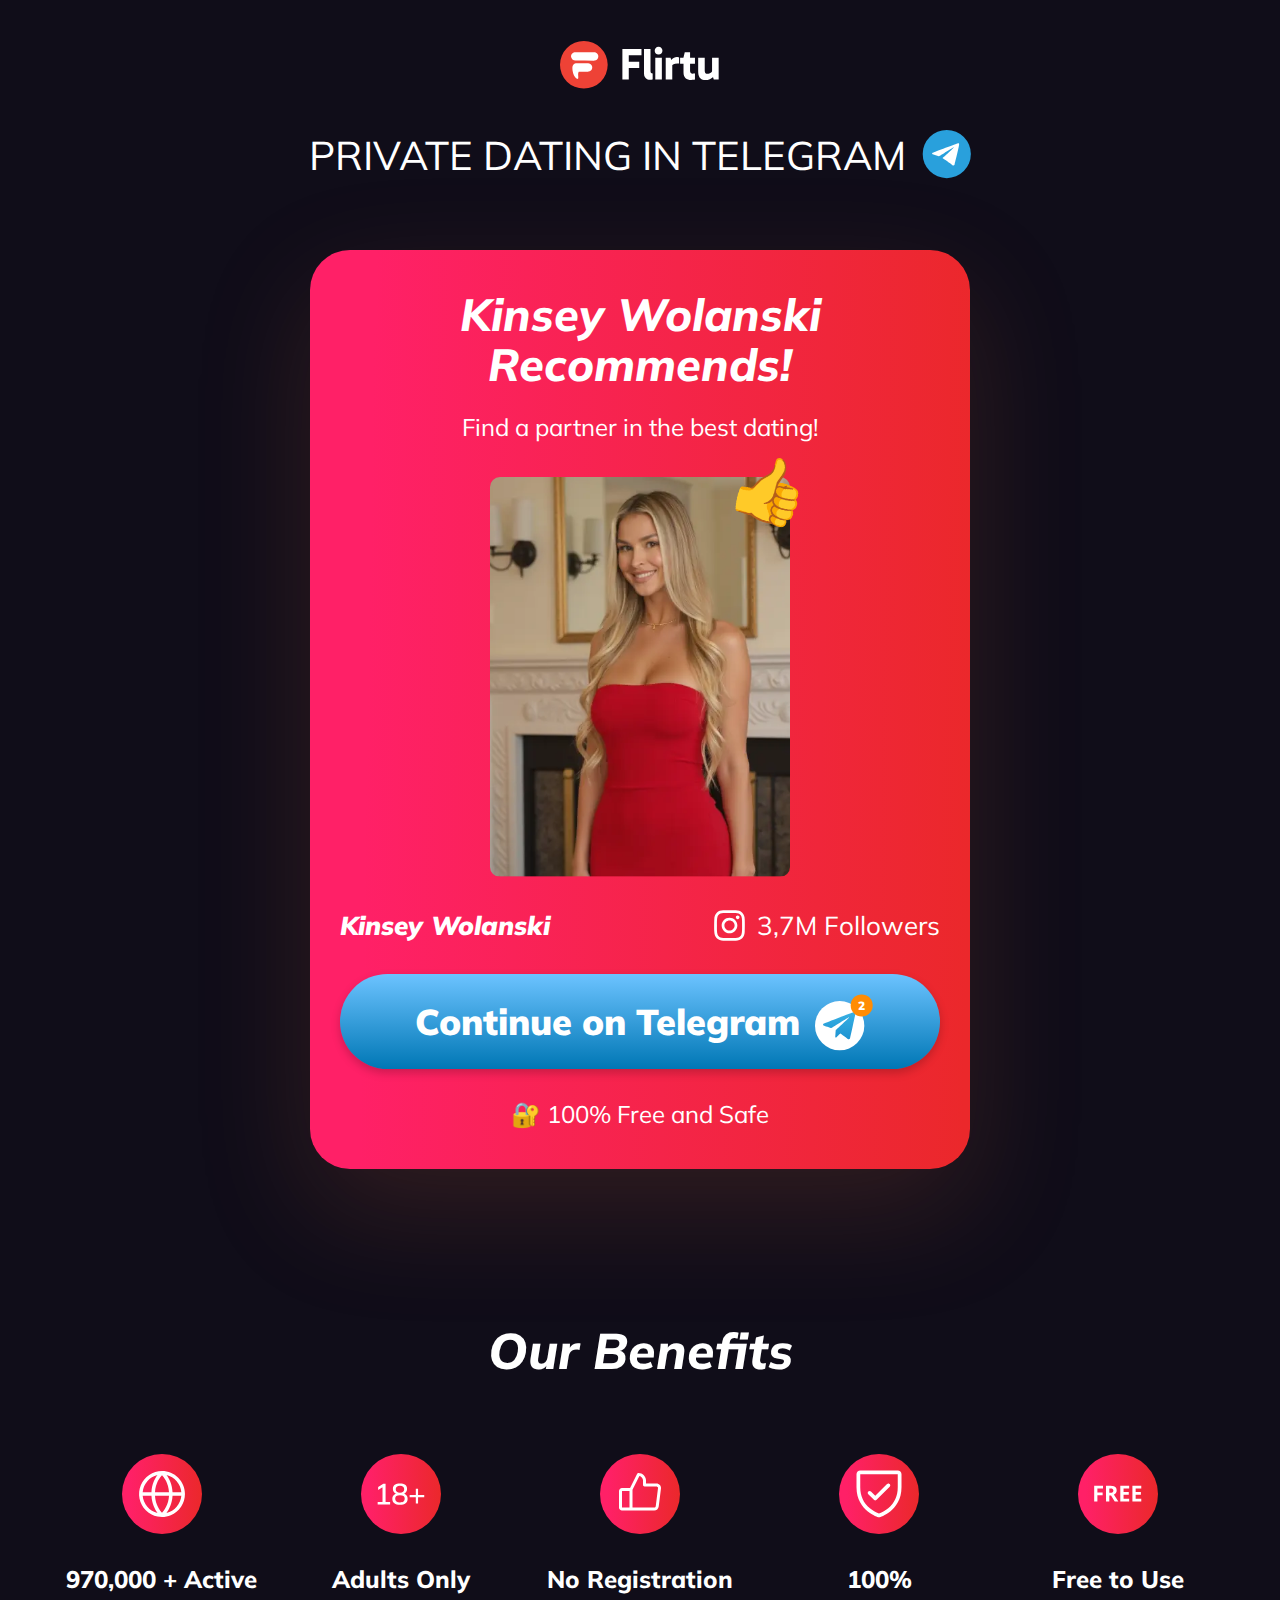
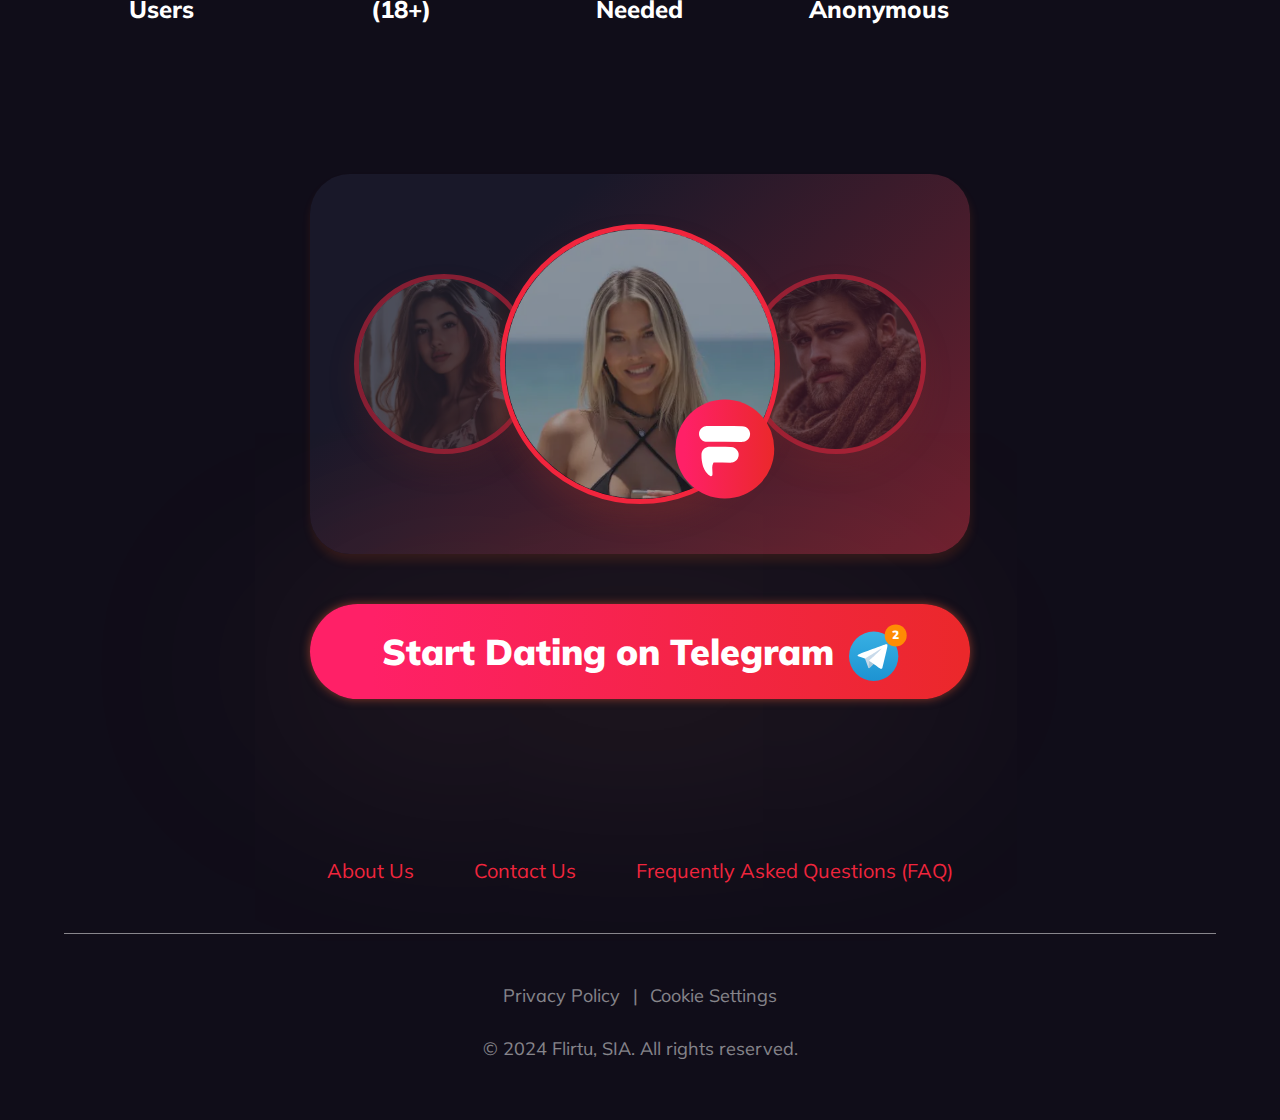
<file: app/index.html>
<!DOCTYPE html>
<html lang="en">
<head>
	<meta charset="utf-8">
    <meta name="viewport" content="width=device-width, initial-scale=1">
	<meta http-equiv="X-UA-Compatible" content="ie=edge">
	<meta name="description" content="Dating on Telegram">
	<meta name="keywords" content="Flirtu Dating Telegram">
	<title>Flirtu - Safe Dating in Telegram </title>
	<link rel="preconnect" href="https://fonts.googleapis.com">
<link rel="preconnect" href="https://fonts.gstatic.com" crossorigin>
<link href="https://fonts.googleapis.com/css2?family=Manrope:wght@200..800&family=Montserrat:ital,wght@0,100..900;1,100..900&family=Mulish:ital,wght@0,200..1000;1,200..1000&display=swap" rel="stylesheet">
	<link rel="stylesheet" href="css/style.min.css">
</head>
<body>

<!-- start header -->
<header class="header">
	<div class="container">

		<div class="logo">
			<a href="">
				<img src="img/logo.svg" alt="flirtu logo" loading="lazy">
			</a>
		</div>

		<div class="header__title">
			PRIVATE DATING in Telegram 
			<img src="img/telegram.svg" alt="telegram icon" loading="lazy">
		</div>
	</div>
</header>
<!-- end header -->

<!-- start main screen -->
<section class="main-screen">
	<div class="container">
		<div class="main-screen__content">

			<div class="main-screen__title">
				Kinsey Wolanski Recommends!
			</div>

			<div class="main-screen__sub-title">
				Find a partner in the best dating!
			</div>

			<div class="photo-wrapper">
				<img src="img/photo.webp" alt="influencer photo" loading="lazy">
				<div class="like">
					👍
				</div>
			</div>

			<div class="main-screen__info">

				<div class="influencer__name">
					Kinsey Wolanski
				</div>

				<div class="followers">
					<img src="img/instagram.svg" alt="instagram icon" loading="lazy">
					3,7M Followers
					
				</div>				
			</div>

			<a href="" class="button">
					Continue on Telegram
					<div class="button__icon">
						<img src="img/tg-white.svg" alt="telegram icon" loading="lazy">
						<div class="button__icon-num">2</div>						
					</div>				
				</a>

			<div class="main-screen__footer">
				🔐 100% Free and Safe
			</div>

		</div>
	</div>
</section>
<!-- end main screen -->

<!-- start benefits section -->
<section class="benefits section">
	<div class="container">

		<h2 class="h2">
			Our Benefits
		</h2>

		<div class="benefits__list">

			<div class="benefits__item">
				<div class="benefits__icon-wrapper">
					<img src="img/icon1.svg" alt="icon" loading="lazy">
				</div>
				<div class="benefits__title">
					970,000 + Active Users
				</div>
			</div>

			<div class="benefits__item">
				<div class="benefits__icon-wrapper">
					<img src="img/icon2.svg" alt="icon" loading="lazy">
				</div>
				<div class="benefits__title">
					Adults Only (18+)
				</div>
			</div>

			<div class="benefits__item">
				<div class="benefits__icon-wrapper">
					<img src="img/icon3.svg" alt="icon" loading="lazy">
				</div>
				<div class="benefits__title">
					No Registration Needed
				</div>
			</div>

			<div class="benefits__item">
				<div class="benefits__icon-wrapper">
					<img src="img/icon4.svg" alt="icon" loading="lazy">
				</div>
				<div class="benefits__title">
					100% Anonymous
				</div>
			</div>

			<div class="benefits__item">
				<div class="benefits__icon-wrapper">
					<img src="img/icon5.svg" alt="icon" loading="lazy">
				</div>
				<div class="benefits__title">
					Free to Use
				</div>
			</div>
		</div>
	</div>
</section>
<!-- end benefits section -->

<!-- start cta section -->
<section class="cta">
	<div class="container">

		<div class="cta__item">

			<div class="cta__photo-wrapper">
				<img src="img/photo1.webp" alt="photo" class="cta__photo" loading="lazy">
			</div>

			<div class="cta__photo-wrapper cta__photo-wrapper--center">
				<img src="img/photo2.webp" alt="photo" class="cta__photo" loading="lazy">
				<img src="img/logo-label.svg" alt="flirtu logo" class="logo-label" loading="lazy">
			</div>

			<div class="cta__photo-wrapper">
				<img src="img/photo3.webp" alt="photo" class="cta__photo" loading="lazy">
			</div>

		</div>

		<a href="" class="button button--secondary">
			Start Dating on Telegram  
			<div class="button__icon">
				<img src="img/tg.svg" alt="telegram icon" loading="lazy">
				<div class="button__icon-num">2</div>						
			</div>				
		</a>

	</div>
</section>
<!-- end cta section -->

<!-- start footer -->
<footer class="footer">
	<div class="container">

		<div class="footer__menu">
			
			<a href="" class="footer__link">
				About Us
			</a>

			<a href="" class="footer__link">
				Contact Us
			</a>

			<a href="" class="footer__link">
				Frequently Asked Questions (FAQ)
			</a>

		</div>

		<div class="footer__bottom">
			<a href="" class="footer__bottom-link">Privacy Policy</a>
			<span>|</span>
			  <a href="" class="footer__bottom-link">Cookie Settings</a>
		</div>

		<div class="footer__copy">
			© 2024 Flirtu, SIA. All rights reserved.
		</div>

	</div>
</footer>
<!-- end footer -->

<!-- start fixe button -->
<div class="fixed-button-wrapper">
	<div class="container">
		<a href="" class="button">
			<div>PRESS TO START</div>
			
			<div class="button__icon">
				<img src="img/tg-white.svg" alt="telegram icon" loading="lazy">
				<div class="button__icon-num">2</div>						
			</div>				
		</a>
	</div>
</div>
<!-- end fixe button -->
</body>
</html>
</file>
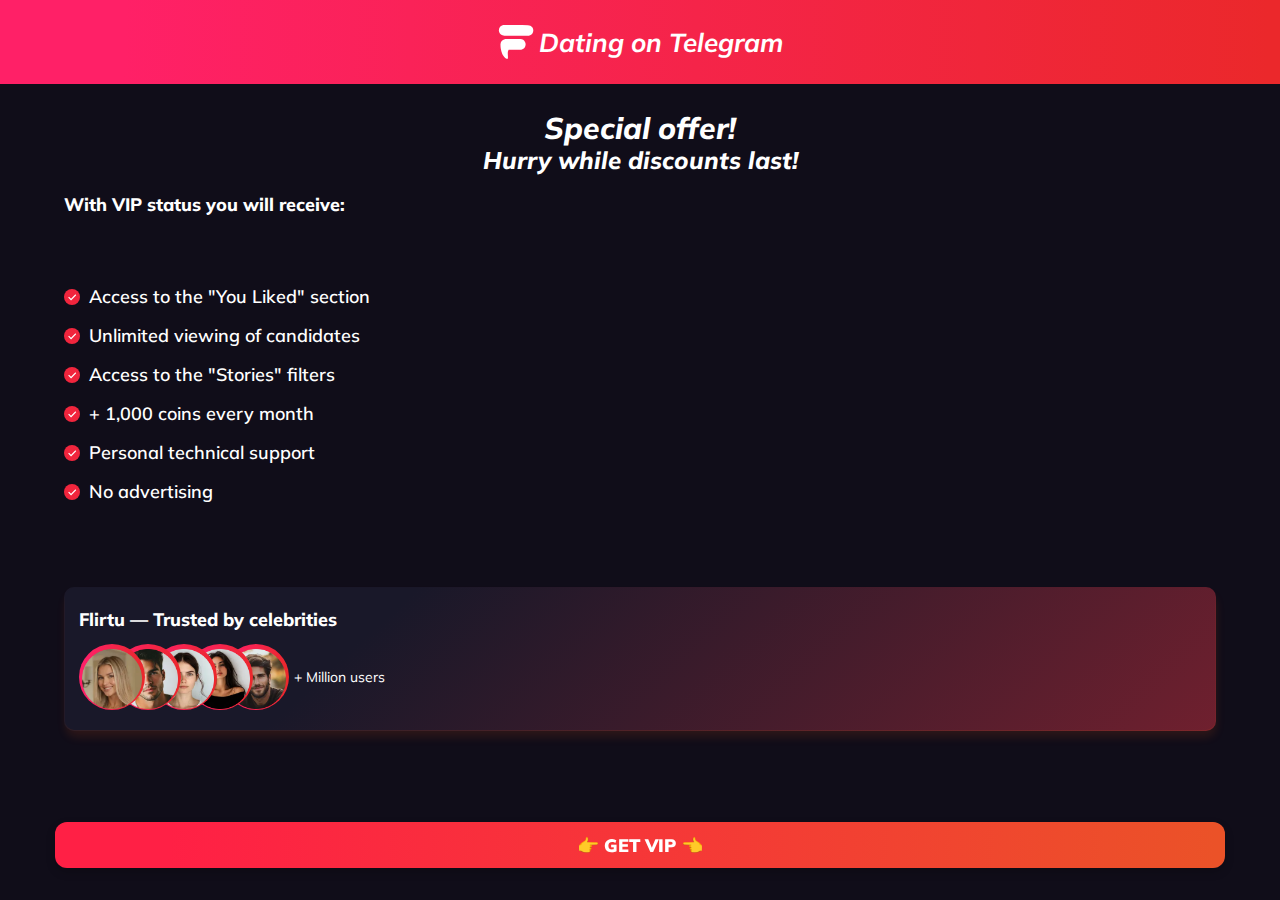
<file: app/get-vip.html>
<!DOCTYPE html>
<html lang="en">
<head>
	<meta charset="utf-8">
    <meta name="viewport" content="width=device-width, initial-scale=1">
	<meta http-equiv="X-UA-Compatible" content="ie=edge">
	<meta name="description" content="Dating on Telegram">
	<meta name="keywords" content="Flirtu Dating Telegram">
	<title>Flirtu - Safe Dating in Telegram </title>
	<link rel="preconnect" href="https://fonts.googleapis.com">
<link rel="preconnect" href="https://fonts.gstatic.com" crossorigin>
<link href="https://fonts.googleapis.com/css2?family=Manrope:wght@200..800&family=Montserrat:ital,wght@0,100..900;1,100..900&family=Mulish:ital,wght@0,200..1000;1,200..1000&display=swap" rel="stylesheet">
	<link rel="stylesheet" href="css/style.min.css">
</head>
<body>


	<div class="get-vip">
		<!-- ---------start header------------->
		<div class="header">
			<div class="container">
				<div class="logo">
					<a href="https://flirtu.io/">
						<img src="img/logo-a.svg" alt="flirtu logo" loading="lazy">
						<h1>Dating on Telegram</h1>
		
					</a>
				</div>
			</div>
		
		</div>
		<!-- -----------end header---------- -->
		
		<!-- ---------------start content------------ -->
		<div class="content premium-wrapper">
			<div class="container">
		
				<h2 class="content__header-text">

			Special offer!
		
		 <br>
		<span class="title-text--xs">Hurry while discounts last!</span>
	
			</h2>
		
				<div class="list-title">
					With VIP status you will receive:
		
				</div>
				<ul class="premium__list">
					<li>Access to the "You Liked" section</li>
					<li>Unlimited viewing of candidates
					</li>
					<li>Access to the "Stories" filters</li>
					<li>+ 1,000 coins every month
					</li>
			
					<li>Personal technical support
					</li>
					<li>No advertising</li>
				</ul>
				<div class="next-button-wrapper">
					<div class="button">
					<a href="plans.html"><b>👉 GET VIP 👈</b></a>
				</div>
				</div>
	
			</div>
		</div>
		<!-- ---------------end content------------ -->


		<!-- start users section -->
		<section class="users-section">
			<div class="container">

				<div class="users-container">
					<div class="users-wrapper">
					<div class="users__title">
						Flirtu — Trusted by celebrities
					</div>

					<div class="users__list-wrapper">
						<div class="users__list">
							<div class="user-photo">
								<img src="img/u1.webp" alt="user photo" loading="lazy">
							</div>

							<div class="user-photo">
								<img src="img/u2.webp" alt="user photo" loading="lazy">
							</div>

							<div class="user-photo">
								<img src="img/u3.webp" alt="user photo" loading="lazy">
							</div>

							<div class="user-photo">
								<img src="img/u4.webp" alt="user photo" loading="lazy">
							</div>

							<div class="user-photo">
								<img src="img/u5.webp" alt="user photo" loading="lazy">
							</div>
						</div>
						<div class="users__num">
							+ Million 
users
						</div>
					</div>


				</div>
				</div>
				


			</div>
		</section>
		<!-- end users section -->

		
			</div>

</body>
</html>
</file>
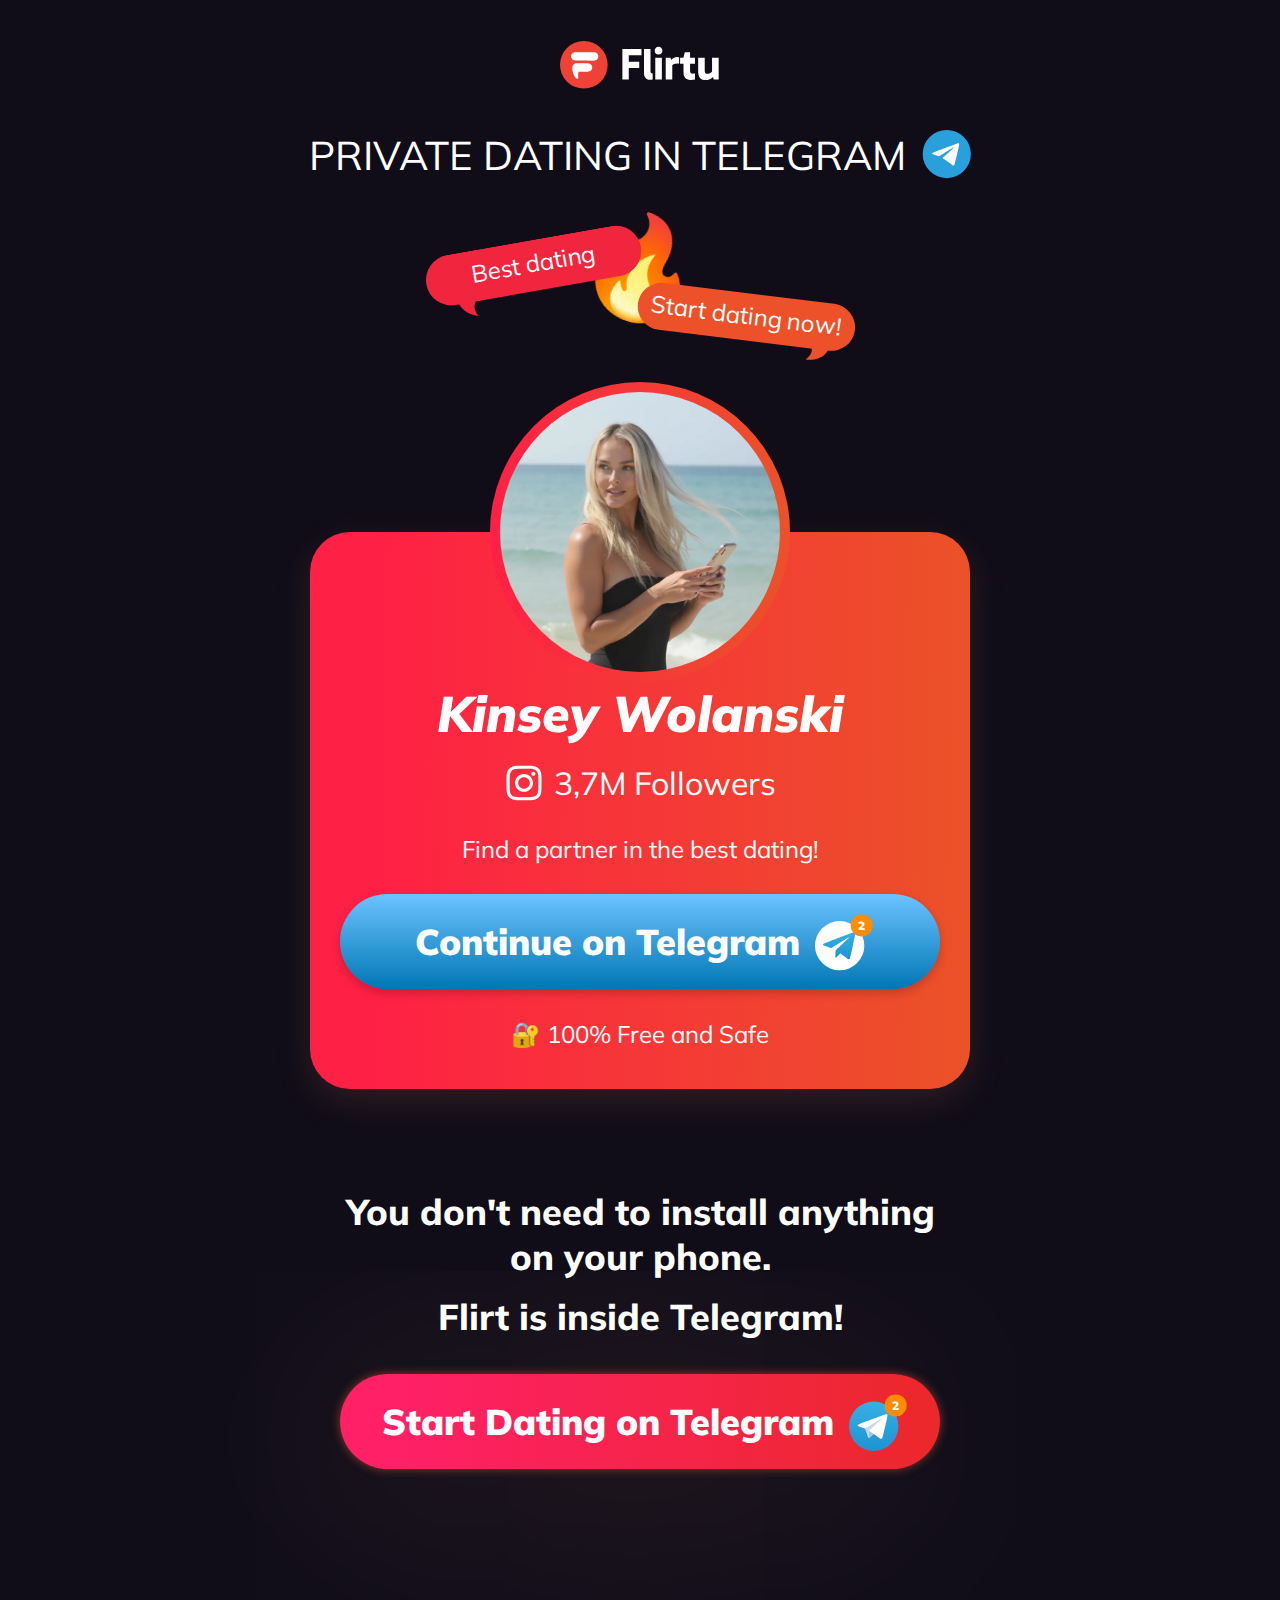
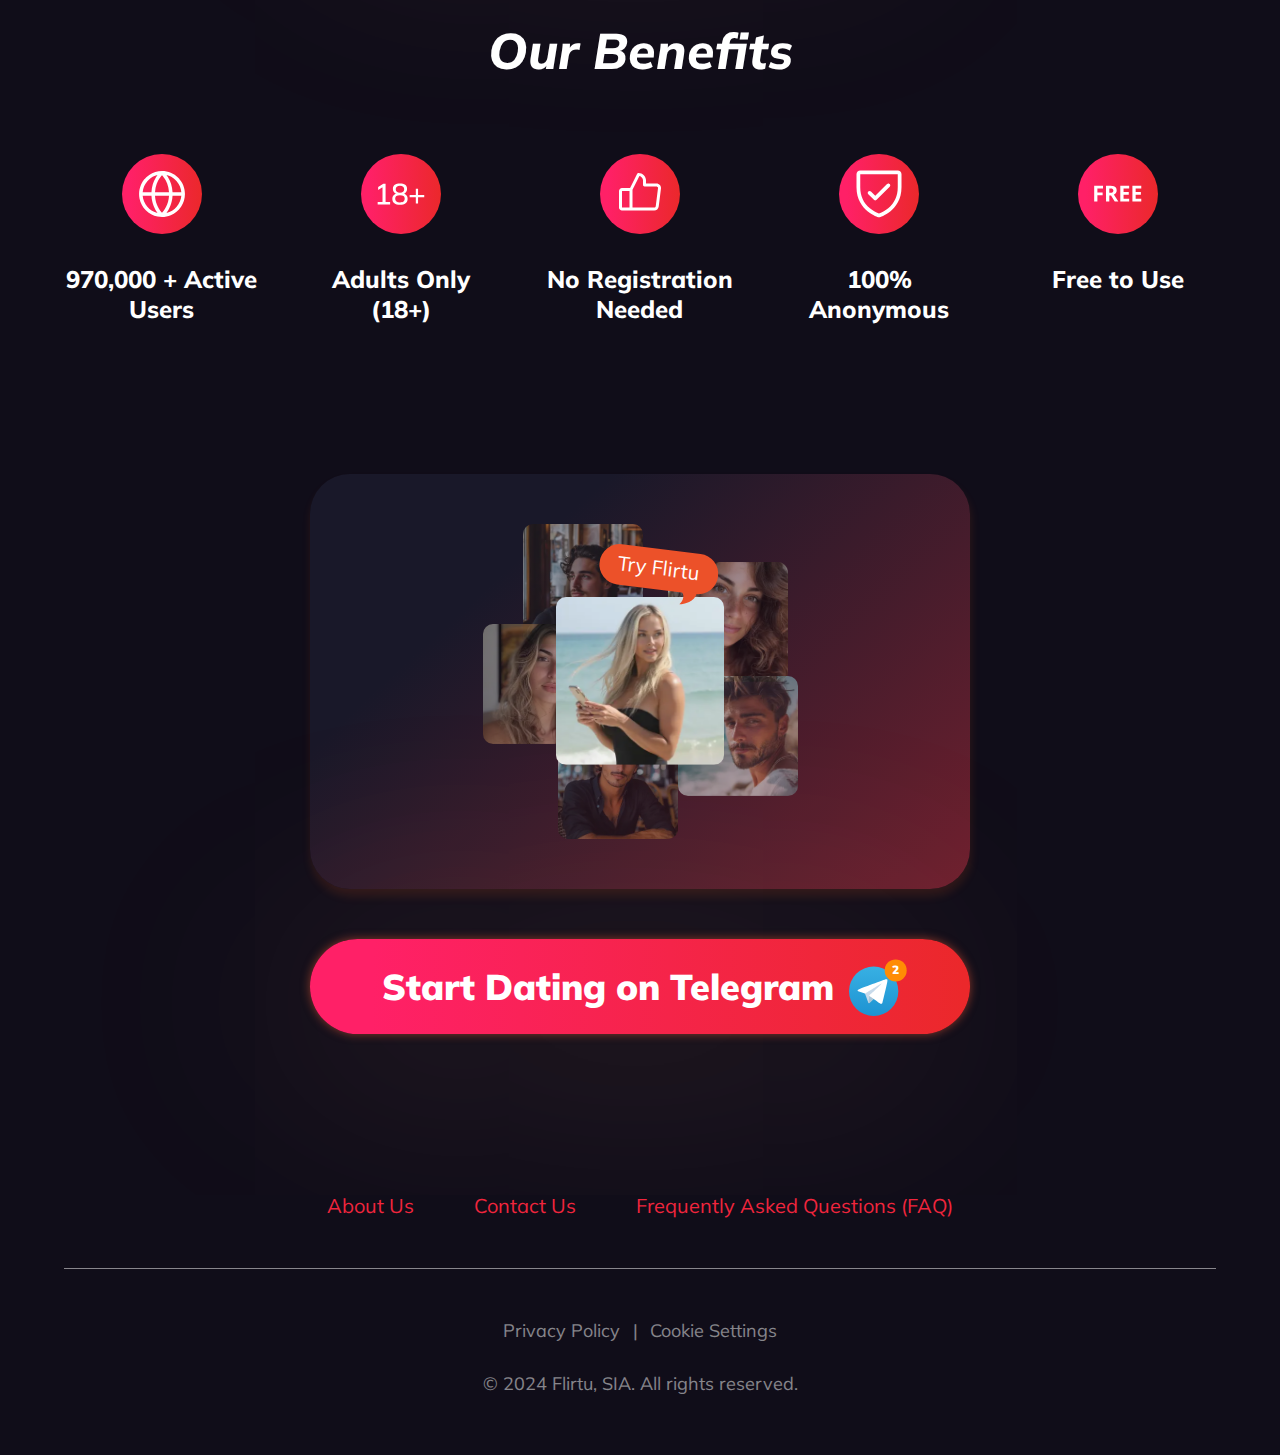
<file: app/option2.html>
<!DOCTYPE html>
<html lang="en">
<head>
	<meta charset="utf-8">
    <meta name="viewport" content="width=device-width, initial-scale=1">
	<meta http-equiv="X-UA-Compatible" content="ie=edge">
	<meta name="description" content="Dating on Telegram">
	<meta name="keywords" content="Flirtu Dating Telegram">
	<title>Flirtu - Safe Dating in Telegram </title>
	<link rel="preconnect" href="https://fonts.googleapis.com">
<link rel="preconnect" href="https://fonts.gstatic.com" crossorigin>
<link href="https://fonts.googleapis.com/css2?family=Manrope:wght@200..800&family=Montserrat:ital,wght@0,100..900;1,100..900&family=Mulish:ital,wght@0,200..1000;1,200..1000&display=swap" rel="stylesheet">
	<link rel="stylesheet" href="css/style.min.css">
</head>
<body>

<!-- start header -->
<header class="header">
	<div class="container">

		<div class="logo">
			<a href="">
				<img src="img/logo.svg" alt="flirtu logo" loading="lazy">
			</a>
		</div>

		<div class="header__title">
			PRIVATE DATING in Telegram 
			<img src="img/telegram.svg" alt="telegram icon" loading="lazy">
		</div>
	</div>
</header>
<!-- end header -->

<!-- start main screen -->
<section class="main-screen main-screen--2">
	<div class="container">

		<div class="main-screen__header">
			<div class="main-screen__bable main-screen__bable--1">
				Best dating
			</div>
			
			<div class="emojy">
				🔥
			</div>

			<div class="main-screen__bable main-screen__bable--2">
				Start dating now!	
			</div>
			
		</div>

		<div class="main-screen__content">

	

			<div class="photo-wrapper photo-wrapper--2">
				<img src="img/photo-main.webp" alt="photo" loading="lazy">
			</div>

			<div class="main-screen__wrapper">
			<div class="main-screen__info">

				<div class="influencer__name">
					Kinsey Wolanski
				</div>

				<div class="followers">
					<img src="img/instagram.svg" alt="instagram icon" loading="lazy">
					3,7M Followers
				</div>				
			</div>

			<div class="main-screen__sub-title">
				Find a partner in the best dating!
			</div>

			<a href="" class="button">
					Continue on Telegram
					<div class="button__icon">
						<img src="img/tg-white.svg" alt="telegram icon" loading="lazy">
						<div class="button__icon-num">2</div>						
					</div>				
				</a>

			<div class="main-screen__footer">
				🔐 100% Free and Safe
			</div>	
			</div>

			

		</div>
	</div>
</section>
<!-- end main screen -->

<!-- start text section -->
<section class="text-section">
	<div class="container">

		<div class="p3">
			<p>
					You don't need to install 
anything on your phone.
			</p>
Flirt is inside Telegram!
		</div>

		<a href="" class="button button--secondary">
			Start Dating on Telegram  
			<div class="button__icon">
				<img src="img/tg.svg" alt="telegram icon" loading="lazy">
				<div class="button__icon-num">2</div>						
			</div>				
		</a>
	</div>
</section>
<!-- end text section -->

<!-- start benefits section -->
<section class="benefits section">
	<div class="container">

		<h2 class="h2">
			Our Benefits
		</h2>

		<div class="benefits__list">

			<div class="benefits__item">
				<div class="benefits__icon-wrapper">
					<img src="img/icon1.svg" alt="icon" loading="lazy">
				</div>
				<div class="benefits__title">
					970,000 + Active Users
				</div>
			</div>

			<div class="benefits__item">
				<div class="benefits__icon-wrapper">
					<img src="img/icon2.svg" alt="icon" loading="lazy">
				</div>
				<div class="benefits__title">
					Adults Only (18+)
				</div>
			</div>

			<div class="benefits__item">
				<div class="benefits__icon-wrapper">
					<img src="img/icon3.svg" alt="icon" loading="lazy">
				</div>
				<div class="benefits__title">
					No Registration Needed
				</div>
			</div>

			<div class="benefits__item">
				<div class="benefits__icon-wrapper">
					<img src="img/icon4.svg" alt="icon" loading="lazy">
				</div>
				<div class="benefits__title">
					100% Anonymous
				</div>
			</div>

			<div class="benefits__item">
				<div class="benefits__icon-wrapper">
					<img src="img/icon5.svg" alt="icon" loading="lazy">
				</div>
				<div class="benefits__title">
					Free to Use
				</div>
			</div>
		</div>
	</div>
</section>
<!-- end benefits section -->

<!-- start cta section -->
<section class="cta">
	<div class="container">

		<div class="cta__item">

			<div class="cta__photos-wrapper">
				<div class="cta__text-bable">
					Try Flirtu
				</div>

				<img src="img/p1.webp" alt="user photo" class="cta__photo cta__photo--1" loading="lazy">

				<img src="img/p2.webp" alt="user photo" class="cta__photo cta__photo--2" loading="lazy">

				<img src="img/p3.webp" alt="user photo" class="cta__photo cta__photo--3" loading="lazy">

				<img src="img/p4.webp" alt="user photo" class="cta__photo cta__photo--4" loading="lazy">

				<img src="img/p5.webp" alt="user photo" class="cta__photo cta__photo--5" loading="lazy">

				<img src="img/p6.webp" alt="user photo" class="cta__photo cta__photo--6" loading="lazy">


			</div>

		</div>

		<a href="" class="button button--secondary">
			Start Dating on Telegram  
			<div class="button__icon">
				<img src="img/tg.svg" alt="telegram icon" loading="lazy">
				<div class="button__icon-num">2</div>						
			</div>				
		</a>

	</div>
</section>
<!-- end cta section -->

<!-- start footer -->
<footer class="footer">
	<div class="container">

		<div class="footer__menu">
			
			<a href="" class="footer__link">
				About Us
			</a>

			<a href="" class="footer__link">
				Contact Us
			</a>

			<a href="" class="footer__link">
				Frequently Asked Questions (FAQ)
			</a>

		</div>

		<div class="footer__bottom">
			<a href="" class="footer__bottom-link">Privacy Policy</a>
			<span>|</span>
			  <a href="" class="footer__bottom-link">Cookie Settings</a>
		</div>

		<div class="footer__copy">
			© 2024 Flirtu, SIA. All rights reserved.
		</div>

	</div>
</footer>
<!-- end footer -->

<!-- start fixe button -->
<div class="fixed-button-wrapper">
	<div class="container">
		<a href="" class="button">
			<div>PRESS TO START</div>
			
			<div class="button__icon">
				<img src="img/tg-white.svg" alt="telegram icon" loading="lazy">
				<div class="button__icon-num">2</div>						
			</div>				
		</a>
	</div>
</div>
<!-- end fixe button -->

	<script src="js/main.js"></script>
</body>
</html>
</file>
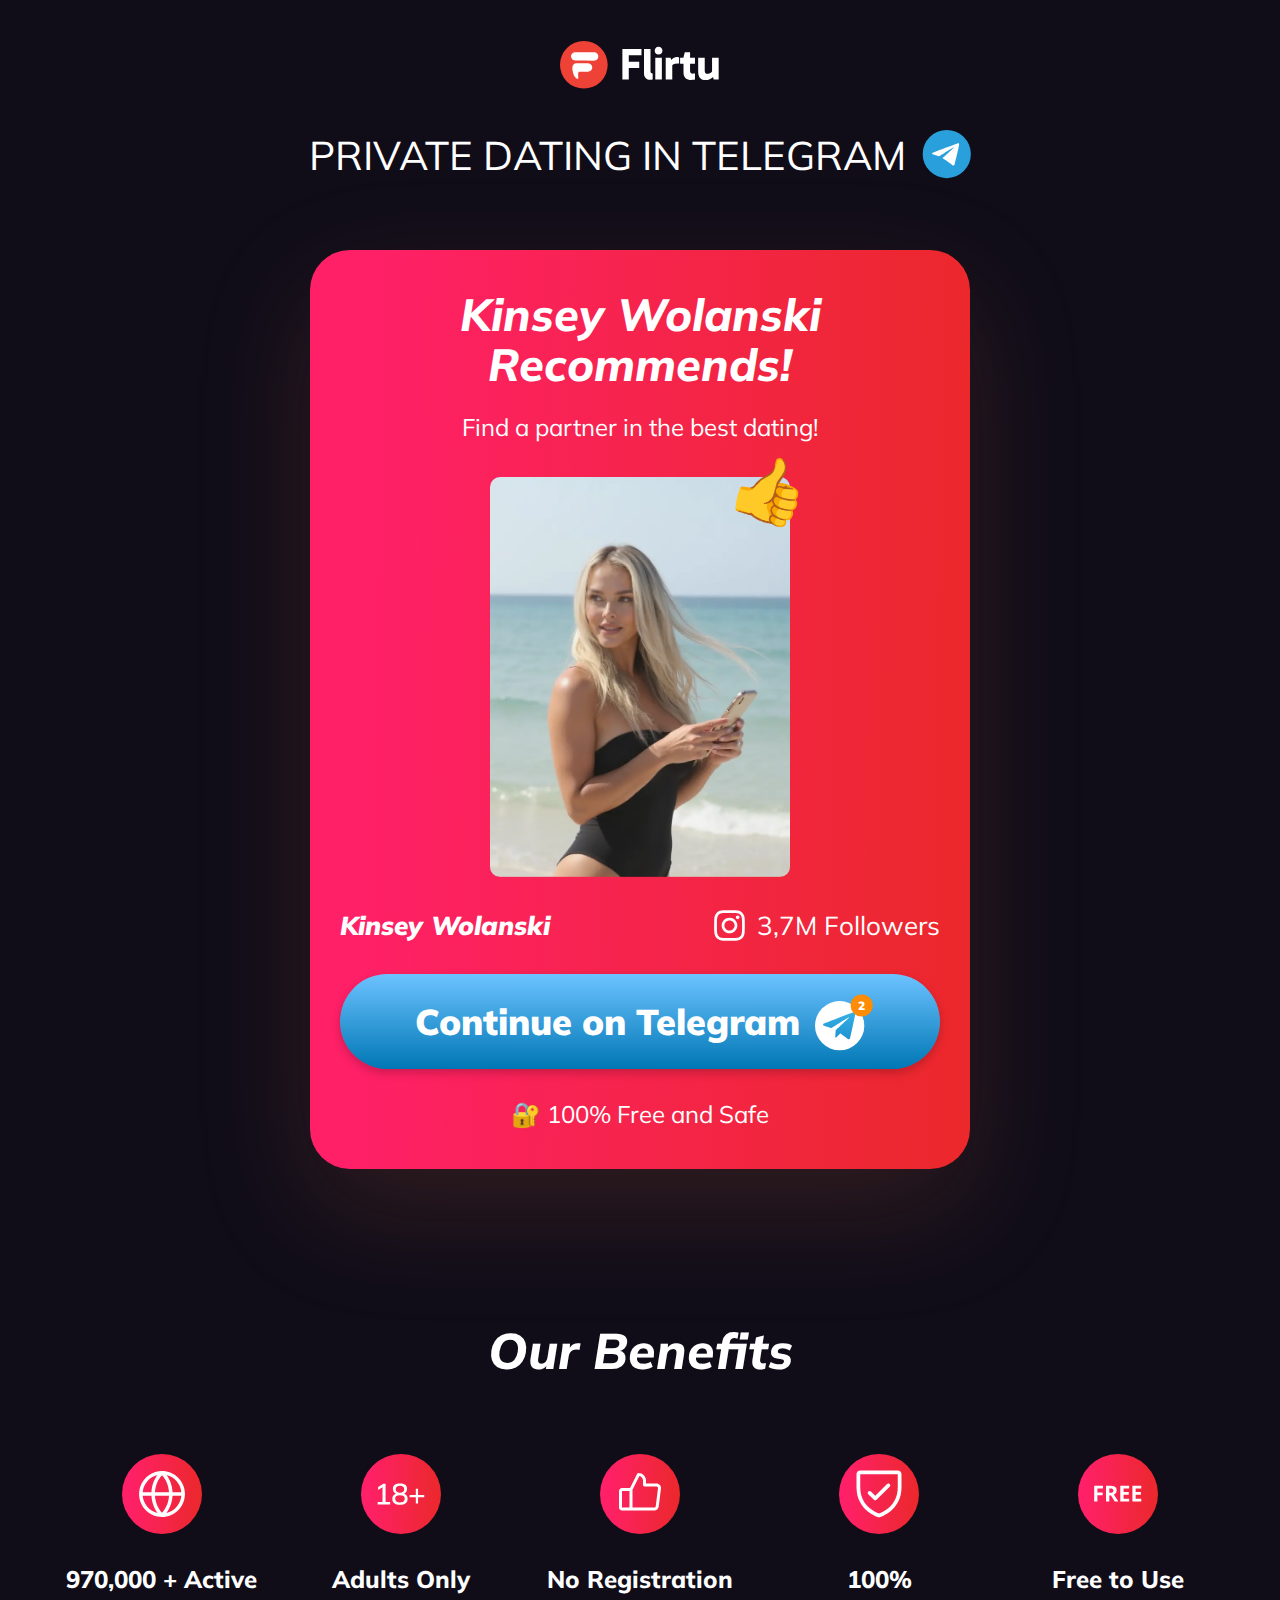
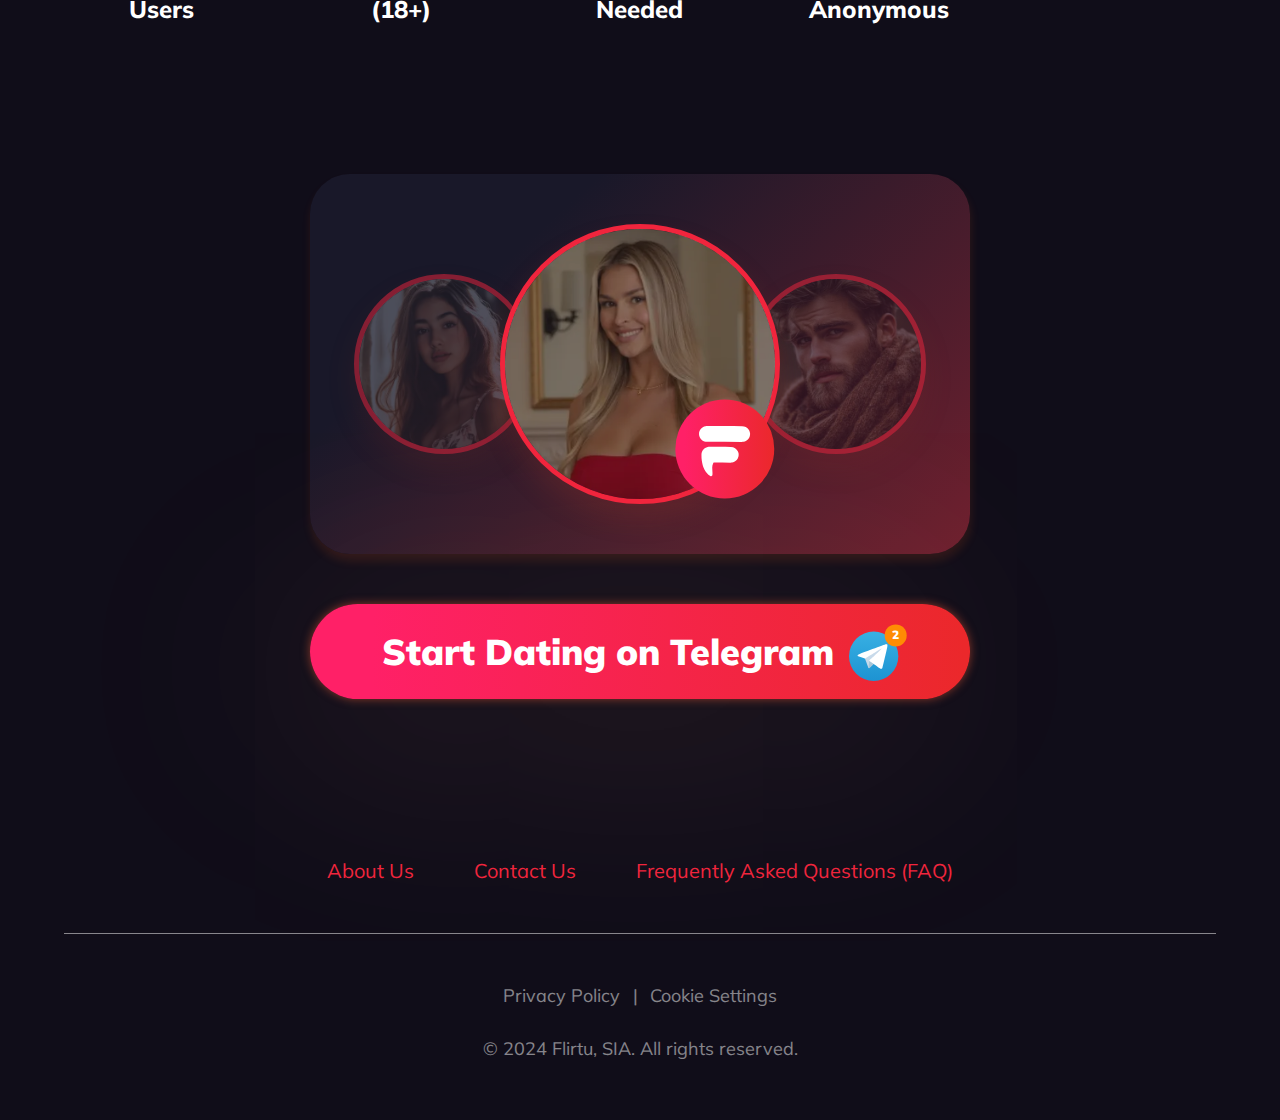
<file: app/option3.html>
<!DOCTYPE html>
<html lang="en">
<head>
	<meta charset="utf-8">
    <meta name="viewport" content="width=device-width, initial-scale=1">
	<meta http-equiv="X-UA-Compatible" content="ie=edge">
	<meta name="description" content="Dating on Telegram">
	<meta name="keywords" content="Flirtu Dating Telegram">
	<title>Flirtu - Safe Dating in Telegram </title>
	<link rel="preconnect" href="https://fonts.googleapis.com">
<link rel="preconnect" href="https://fonts.gstatic.com" crossorigin>
<link href="https://fonts.googleapis.com/css2?family=Manrope:wght@200..800&family=Montserrat:ital,wght@0,100..900;1,100..900&family=Mulish:ital,wght@0,200..1000;1,200..1000&display=swap" rel="stylesheet">
	<link rel="stylesheet" href="css/style.min.css">
</head>
<body>

<!-- start header -->
<header class="header">
	<div class="container">

		<div class="logo">
			<a href="">
				<img src="img/logo.svg" alt="flirtu logo" loading="lazy">
			</a>
		</div>

		<div class="header__title">
			PRIVATE DATING in Telegram 
			<img src="img/telegram.svg" alt="telegram icon" loading="lazy">
		</div>
	</div>
</header>
<!-- end header -->

<!-- start main screen -->
<section class="main-screen">
	<div class="container">
		<div class="main-screen__content">

			<div class="main-screen__title">
				Kinsey Wolanski Recommends!
			</div>

			<div class="main-screen__sub-title">
				Find a partner in the best dating!
			</div>

			<div class="photo-wrapper">
				<img src="img/photo-main.webp" alt="photo" loading="lazy">
				<div class="like">
					👍
				</div>
			</div>

			<div class="main-screen__info">

				<div class="influencer__name">
					Kinsey Wolanski
				</div>

				<div class="followers">
					<img src="img/instagram.svg" alt="instagram" loading="lazy">
					3,7M Followers
				</div>				
			</div>

			<a href="" class="button">
					Continue on Telegram
					<div class="button__icon">
						<img src="img/tg-white.svg" alt="telegram icon" loading="lazy">
						<div class="button__icon-num">2</div>						
					</div>				
				</a>

			<div class="main-screen__footer">
				🔐 100% Free and Safe
			</div>

		</div>
	</div>
</section>
<!-- end main screen -->

<!-- start benefits section -->
<section class="benefits section">
	<div class="container">

		<h2 class="h2">
			Our Benefits
		</h2>

		<div class="benefits__list">

			<div class="benefits__item">
				<div class="benefits__icon-wrapper">
					<img src="img/icon1.svg" alt="icon" loading="lazy">
				</div>
				<div class="benefits__title">
					970,000 + Active Users
				</div>
			</div>

			<div class="benefits__item">
				<div class="benefits__icon-wrapper">
					<img src="img/icon2.svg" alt="icon" loading="lazy">
				</div>
				<div class="benefits__title">
					Adults Only (18+)
				</div>
			</div>

			<div class="benefits__item">
				<div class="benefits__icon-wrapper">
					<img src="img/icon3.svg" alt="icon" loading="lazy">
				</div>
				<div class="benefits__title">
					No Registration Needed
				</div>
			</div>

			<div class="benefits__item">
				<div class="benefits__icon-wrapper">
					<img src="img/icon4.svg" alt="icon" loading="lazy">
				</div>
				<div class="benefits__title">
					100% Anonymous
				</div>
			</div>

			<div class="benefits__item">
				<div class="benefits__icon-wrapper">
					<img src="img/icon5.svg" alt="icon" loading="lazy">
				</div>
				<div class="benefits__title">
					Free to Use
				</div>
			</div>
		</div>
	</div>
</section>
<!-- end benefits section -->

<!-- start cta section -->
<section class="cta">
	<div class="container">

		<div class="cta__item">

			<div class="cta__photo-wrapper">
				<img src="img/photo1.webp" alt="photo" class="cta__photo" loading="lazy">
			</div>

			<div class="cta__photo-wrapper cta__photo-wrapper--center">
				<img src="img/photo-2-2.webp" alt="photo" class="cta__photo" loading="lazy">
				<img src="img/logo-label.svg" alt="photo" class="logo-label" loading="lazy">
			</div>

			<div class="cta__photo-wrapper">
				<img src="img/photo3.webp" alt="photo" class="cta__photo" loading="lazy">
			</div>

		</div>

		<a href="" class="button button--secondary">
			Start Dating on Telegram  
			<div class="button__icon">
				<img src="img/tg.svg" alt="telegram icon" loading="lazy">
				<div class="button__icon-num">2</div>						
			</div>				
		</a>

	</div>
</section>
<!-- end cta section -->

<!-- start footer -->
<footer class="footer">
	<div class="container">

		<div class="footer__menu">
			
			<a href="" class="footer__link">
				About Us
			</a>

			<a href="" class="footer__link">
				Contact Us
			</a>

			<a href="" class="footer__link">
				Frequently Asked Questions (FAQ)
			</a>

		</div>

		<div class="footer__bottom">
			<a href="" class="footer__bottom-link">Privacy Policy</a>
			<span>|</span>
			  <a href="" class="footer__bottom-link">Cookie Settings</a>
		</div>

		<div class="footer__copy">
			© 2024 Flirtu, SIA. All rights reserved.
		</div>

	</div>
</footer>
<!-- end footer -->

<!-- start fixe button -->
<div class="fixed-button-wrapper">
	<div class="container">
		<a href="" class="button">
			<div>PRESS TO START</div>
			
			<div class="button__icon">
				<img src="img/tg-white.svg" alt="telegram icon" loading="lazy">
				<div class="button__icon-num">2</div>						
			</div>				
		</a>
	</div>
</div>
<!-- end fixe button -->

	<script src="js/main.js"></script>
</body>
</html>
</file>
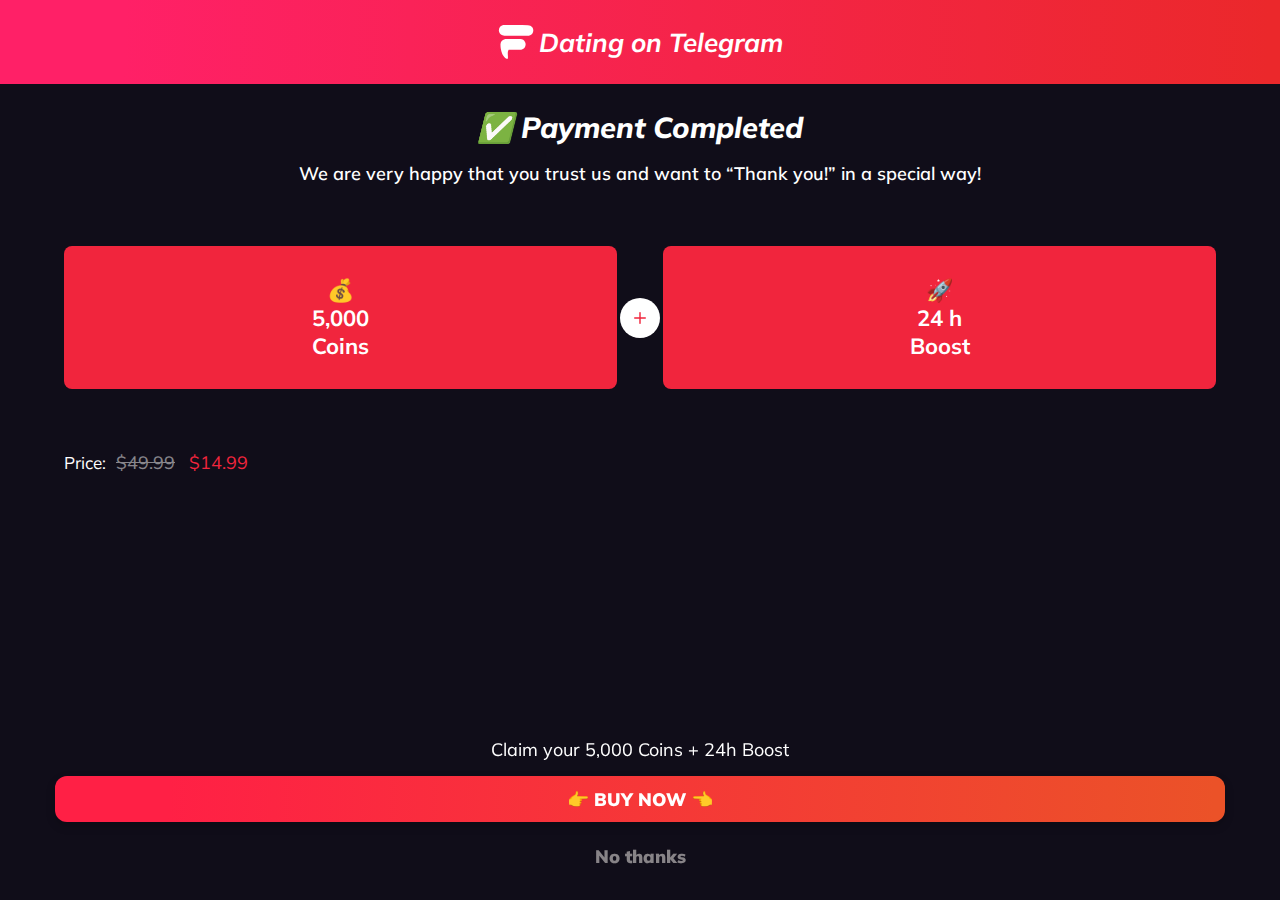
<file: app/payment-completed.html>
<!DOCTYPE html>
<html lang="en">
<head>
	<meta charset="utf-8">
    <meta name="viewport" content="width=device-width, initial-scale=1">
	<meta http-equiv="X-UA-Compatible" content="ie=edge">

	<meta name="description" content="Dating on Telegram">
	<meta name="keywords" content="Flirtu Dating Telegram">

	<title>Flirtu - Safe Dating in Telegram </title>
	<link rel="preconnect" href="https://fonts.googleapis.com">
<link rel="preconnect" href="https://fonts.gstatic.com" crossorigin>
<link href="https://fonts.googleapis.com/css2?family=Manrope:wght@200..800&family=Montserrat:ital,wght@0,100..900;1,100..900&family=Mulish:ital,wght@0,200..1000;1,200..1000&display=swap" rel="stylesheet">
	<link rel="stylesheet" href="css/style.min.css">
</head>
<body>


	<div class="get-vip payment-completed">
		<!-- ---------start header------------->
		<div class="header">
			<div class="container">
				<div class="logo">
					<a href="https://flirtu.io/">
						<img src="img/logo-a.svg" alt="flirtu logo" loading="lazy">
						<h1>Dating on Telegram</h1>
		
					</a>
				</div>
			</div>
		
		</div>
		<!-- -----------end header---------- -->
		
		 <!-- ---------------start content------------ -->
		 <div class="content premium-wrapper">
			<div class="container">
		
				
				<div class="sub-title bold title-text">
					✅ Payment Completed
				</div>
		
				<div class="sub-title">
					We are very happy that you trust us and want to “Thank you!” in a special way!
				</div>
		
			   
				<ul class="premium__list">
					<li><span>💰 <br>
						5,000 <br>
						Coins</span>
						</li>
						<span class="plus">
						   <img src="img/plus.svg" alt="plus icon" loading="lazy">
						</span>
						
					<li><span>🚀 <br>
						24 h <br> Boost</span>
						</li>
		</ul>
					<div class="discount">
						<div>
							Price:
						</div>
						
						
						<div class="discount__value">
							<div class="through">$49.99</div> <span> $14.99</span>
						</div>
						
		
			   
			<!-- <span class="discount-percent">70% DISCOUNT</span>  -->
			
			
			<br>
		
					</div>
				
		
				   <div>
					  
			   
				  
					
					</div>
			   
		
		
		
				   </div>
				
				<div class="next-button-wrapper">
					<div class="cta-wrapper">
						<div class="title-m">
				   Claim your 5,000 Coins + 24h Boost
			   </div>
		
			   </div>
		
					<div class="button">
					<a href="https://flirtu.io/buy-vip/55051926132792183/?next"><b>👉  Buy Now  👈</b></a>
				</div>
		
				<a href="" class="cancle-link">No thanks</a>
				</div>
		
			</div>
		</div>
		<!-- ---------------end content------------ -->

		
			</div>


	<script src="js/main.js"></script>
</body>
</html>
</file>
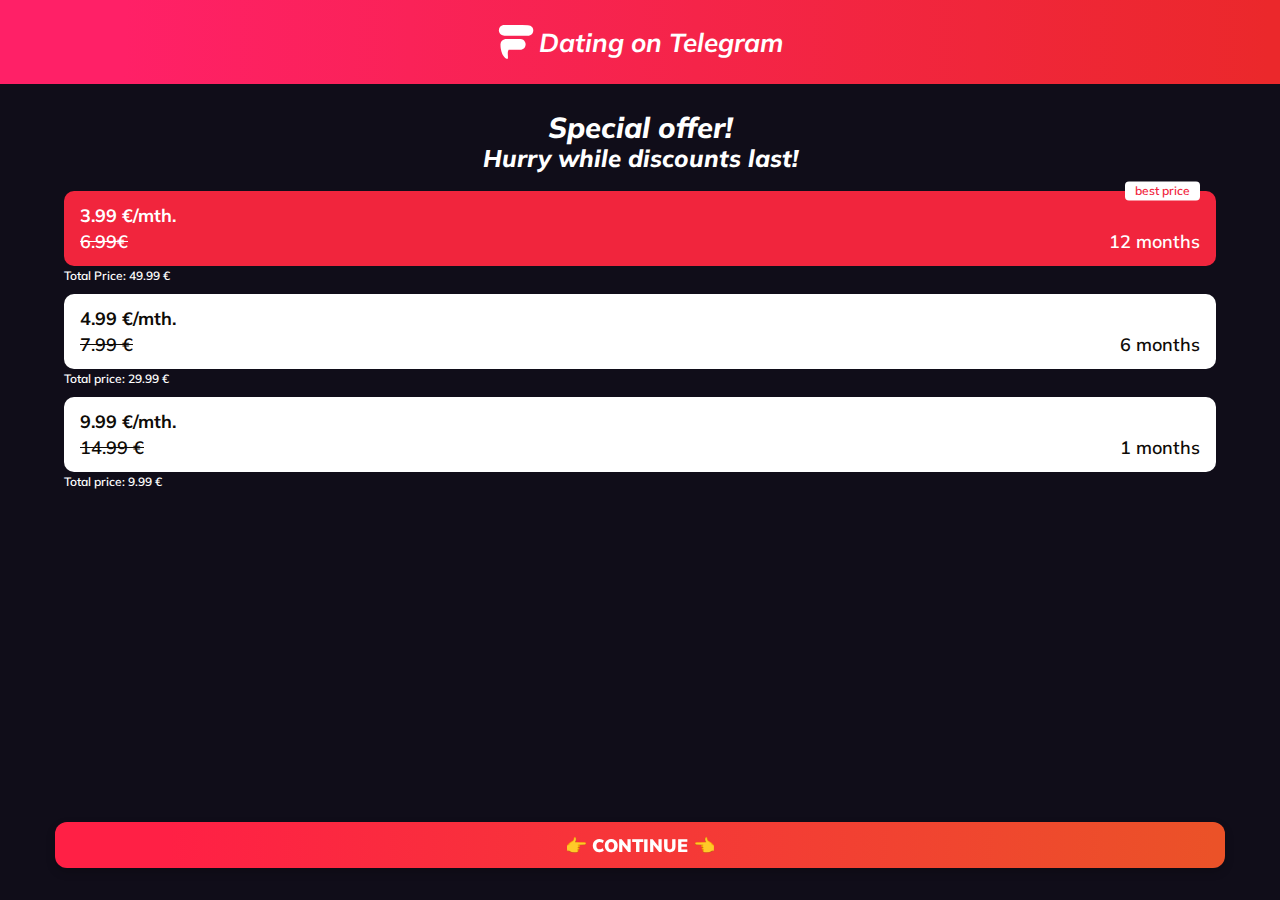
<file: app/plans.html>
<!DOCTYPE html>
<html lang="en">
<head>
	<meta charset="utf-8">
    <meta name="viewport" content="width=device-width, initial-scale=1">
	<meta http-equiv="X-UA-Compatible" content="ie=edge">
	<meta name="description" content="Dating on Telegram">
	<meta name="keywords" content="Flirtu Dating Telegram">
	<title>Flirtu - Safe Dating in Telegram </title>
	<link rel="preconnect" href="https://fonts.googleapis.com">
<link rel="preconnect" href="https://fonts.gstatic.com" crossorigin>
<link href="https://fonts.googleapis.com/css2?family=Manrope:wght@200..800&family=Montserrat:ital,wght@0,100..900;1,100..900&family=Mulish:ital,wght@0,200..1000;1,200..1000&display=swap" rel="stylesheet">
	<link rel="stylesheet" href="css/style.min.css">
</head>
<body>


	<div class="get-vip">
		<!-- ---------start header------------->
		<div class="header">
			<div class="container">
				<div class="logo">
					<a href="https://flirtu.io/">
						<img src="img/logo-a.svg" alt="flirtu logo" loading="lazy">
						<h1>Dating on Telegram</h1>
		
					</a>
				</div>
			</div>
		
		</div>
		<!-- -----------end header---------- -->
		
		<!-- --------------start content----------- -->
<div class="content wrapper">
	<div class="container">
		
		<div class="content__header" style="padding-bottom: 0;">
			<div class="content__header-text" style="
text-align: center;
width: 100%;
font-size: 18px;
line-height: 24px;
padding-bottom: 0;
">
				<b><span class="title-text">
					Special offer! 
					<br>
					<span class="title-text--xs">
						Hurry while discounts last!
					</span>
					
					</span> 
					</b>
			</div>
		</div>

	

		<div class="items-list rate" style="padding-bottom: 50px;">

			

			<div class="item item--green active" plan="4">
				<div class="item__content">
					<div class="item__price">
						3.99 €/mth.
					</div>
					<div class="item__content-footer">
						<div class="old-price">
							6.99€
						</div>
						<div class="term">
							12 months
						</div>
					</div>
					<div class="action best-price">best price</div>
				</div>
				<div class="item__footer">
					Total Price: 49.99 €
				</div>
			</div>

			
			<div class="item" plan="3">
				<div class="item__content">
					<div class="item__price">
						4.99 €/mth.
					</div>
					<div class="item__content-footer">
						<div class="old-price">
							7.99 €
						</div>
						<div class="term">
							6 months
						</div>
					</div>

				</div>
				<div class="item__footer">
					Total price: 29.99 €
				</div>
			</div>
			

			
			<div class="item" plan="1">
				<div class="item__content ">
					<div class="item__price">
					   9.99 €/mth.
					</div>
					<div class="item__content-footer">
						<div class="old-price">
							14.99 €
						</div>
						<div class="term">
							1 months
						</div>
					</div>

				</div>
				<div class="item__footer">
					Total price: 9.99 €
				</div>
			</div>
			
		</div>

		<div class="next-button-wrapper">
			<form action="https://flirtu.io/buy-vip/28495288511652383/" method="POST" id="plan-select-form">
				<input type="hidden" name="csrfmiddlewaretoken" value="lLyUljtt8l0ENTvsRGY4m2nl5AyQQfKXtlIqzxa85RMAuCFqx1x5dnBkXCPuPlLY">
				<input type="hidden" name="plan" value="4">
				<noscript>
					<div class="button">
					<a href="payment-completed.html"><button>👉 CONTINUE 👈</button></a>
					</div>
				</noscript>
			</form>

		<div class="button">
			<a href="payment-completed.html" onclick="$(&#39;#plan-select-form&#39;).submit();"><b>👉 CONTINUE 👈</b></a>
		</div>
			<!-- <div class="item__footer" style="text-align: center;">
				By proceeding with the deposit you accept the
				<a style="color: #adb0b6;font-weight: 600;" target="_blank" href="https://flirtu.io/ru/agreement/?rtkclickid=6586acbfb9fdc10001479e48">terms and conditions</a>.
				Flirtu SIA, 5 Vizmas Belsevicas str., Riga, LV1082, Latvia.
			</div> -->
		</div>

	</div>
</div>
<!-- -----------end content----------- -->
			</div>


	<script src="js/main.js"></script>
	<script>
		const items = document.querySelectorAll('.item');
		items.forEach(item => {
		  item.addEventListener('click', () => {
			items.forEach(i => i.classList.remove('active'));
			item.classList.add('active');
		  });
		});
		
			</script>
</body>
</html>
</file>
<file: app/css/style.min.css>
body{font-size:4.8vw;background:#100d19;padding:0;margin:0;font-family:"Mulish",sans-serif;color:#fff;font-weight:400}.container{width:90vw;margin-left:auto;margin-right:auto}.section{padding-top:8.533vw;padding-bottom:8.533vw}.h2{font-size:10.667vw;font-weight:800;font-style:italic}p{margin-top:0;margin-bottom:15px}.button{background:#fff;display:-webkit-box;display:-ms-flexbox;display:flex;-webkit-box-align:center;-ms-flex-align:center;align-items:center;-webkit-box-pack:center;-ms-flex-pack:center;justify-content:center;width:100%;height:13.673vw;margin-left:auto;margin-right:auto;border-radius:20vw;text-decoration:none;font-weight:900;font-size:4.8vw;background:-webkit-gradient(linear, left top, left bottom, from(#6CC3FF), to(#0077B5));background:-o-linear-gradient(top, #6CC3FF, #0077B5);background:linear-gradient(to bottom, #6CC3FF, #0077B5);-webkit-box-shadow:0 4px 10px rgba(0,0,0,.2);box-shadow:0 4px 10px rgba(0,0,0,.2);color:#fff}.button__icon{margin-left:2vw;position:relative;top:.7vw}.button__icon img{width:8.043vw;height:8.043vw}.button__icon-num{position:absolute;top:0;right:0;background:#ff8c04;color:#fff;font-size:2.493vw;width:4.021vw;height:4.021vw;border-radius:50%;display:-webkit-box;display:-ms-flexbox;display:flex;-webkit-box-pack:center;-ms-flex-pack:center;justify-content:center;-webkit-box-align:center;-ms-flex-align:center;align-items:center;-webkit-transform:translateX(35%) translateY(-30%);-ms-transform:translateX(35%) translateY(-30%);transform:translateX(35%) translateY(-30%)}.button--secondary{background:-o-linear-gradient(358.9deg, #FF2067 9.72%, #EB282B 99.05%);background:linear-gradient(91.1deg, #FF2067 9.72%, #EB282B 99.05%);-webkit-box-shadow:-2.667vw 1.333vw 27.467vw rgba(255,170,130,.18),0px 0px 10px rgba(223,83,51,.57);box-shadow:-2.667vw 1.333vw 27.467vw rgba(255,170,130,.18),0px 0px 10px rgba(223,83,51,.57)}.logo{display:-webkit-box;display:-ms-flexbox;display:flex;margin-left:auto;margin-right:auto;-webkit-box-pack:center;-ms-flex-pack:center;justify-content:center;padding-top:8vw;padding-bottom:8vw}.logo a{height:8vw;display:block}.logo img{width:100%;height:100%;display:block}.header__title{display:-webkit-box;display:-ms-flexbox;display:flex;-webkit-box-pack:center;-ms-flex-pack:center;justify-content:center;-webkit-box-align:center;-ms-flex-align:center;align-items:center;font-size:4.533vw;text-transform:uppercase}.header__title img{width:5.907vw;height:5.907vw;display:block;margin-left:1.787vw}.main-screen__content{background:-o-linear-gradient(358.9deg, #FF2067 9.72%, #EB282B 99.05%);background:linear-gradient(91.1deg, #FF2067 9.72%, #EB282B 99.05%);-webkit-box-shadow:0px 3.2vw 9.067vw rgba(191,93,66,.19);box-shadow:0px 3.2vw 9.067vw rgba(191,93,66,.19);border-radius:5.867vw;margin-top:7.2vw;padding:7.2vw 4.5vw;text-align:center}.main-screen__title{font-size:8.533vw;font-weight:800;font-style:italic;line-height:1.1;margin-bottom:4.267vw}.photo-wrapper{width:100%;height:90vw;margin-left:auto;margin-right:auto;margin-top:4.8vw}.photo-wrapper img{width:100%;height:100%;-o-object-fit:cover;object-fit:cover;-o-object-position:center;object-position:center;border-radius:2.667vw}.main-screen__info{display:-webkit-box;display:-ms-flexbox;display:flex;-webkit-box-pack:justify;-ms-flex-pack:justify;justify-content:space-between;-webkit-box-align:center;-ms-flex-align:center;align-items:center;padding-top:4.267vw;padding-bottom:4.8vw}.followers{display:-webkit-box;display:-ms-flexbox;display:flex;-webkit-box-align:center;-ms-flex-align:center;align-items:center;font-size:4vw}.followers img{display:block;margin-right:4px;width:3.733vw}.influencer__name{font-size:4.8vw;font-weight:900;font-style:italic}.main-screen__footer{text-align:center;font-size:4.267vw;padding-top:5.6vw}.photo-wrapper{position:relative}.photo-wrapper .like{position:absolute;top:-8vw;right:-5vw;font-size:16.267vw;-webkit-transform:rotate(15deg);-ms-transform:rotate(15deg);transform:rotate(15deg)}.main-screen--2 .main-screen__wrapper{margin-top:-30vw}.main-screen--2 .main-screen__content{padding-top:0;margin-top:35vw;background:-o-linear-gradient(358.9deg, #FF2045 9.72%, #EB5228 99.05%);background:linear-gradient(91.1deg, #FF2045 9.72%, #EB5228 99.05%);-webkit-box-shadow:0px 12px 34.2px rgba(191,93,66,.19);box-shadow:0px 12px 34.2px rgba(191,93,66,.19)}.main-screen--2 .main-screen__info{-webkit-box-orient:vertical;-webkit-box-direction:normal;-ms-flex-direction:column;flex-direction:column}.main-screen--2 .influencer__name{font-size:5.128vw}.main-screen--2 .followers{font-size:4.635vw;margin-top:1.333vw}.main-screen--2 .followers img{width:4.944vw}.main-screen--2 .main-screen__info{padding-top:0}.main-screen--2 .main-screen__sub-title{margin-bottom:5.333vw}.main-screen--2 .photo-wrapper{margin-top:-3vw}.photo-wrapper--2{width:60.8vw;height:60.8vw;padding:1.707vw;background:-webkit-gradient(linear, left top, right top, from(#FF2045), to(#EB5228));background:-o-linear-gradient(left, #FF2045, #EB5228);background:linear-gradient(90deg, #FF2045, #EB5228);border-radius:50%;-webkit-transform:translateY(-50%);-ms-transform:translateY(-50%);transform:translateY(-50%)}.photo-wrapper--2 img{border-radius:50%}.main-scree--2 .main-screen__content{padding-top:0}.main-screen__header{width:73.867vw;height:31.467vw;margin-left:auto;margin-right:auto;margin-top:8.533vw;position:relative}.emojy{font-size:23.2vw;-webkit-transform:rotate(18deg) translateX(-50%);-ms-transform:rotate(18deg) translateX(-50%);transform:rotate(18deg) translateX(-50%);position:absolute;top:0;left:50%}.main-screen__bable{font-size:4.68vw;position:absolute;width:41.333vw;height:12vw;z-index:11;text-align:center;padding-top:1.2vw}.main-screen__bable--1{left:0;top:5vw;background:url("../img/bable.svg");background-size:100%;background-position:top center;background-repeat:no-repeat;-webkit-transform:rotate(-10deg);-ms-transform:rotate(-10deg);transform:rotate(-10deg)}.main-screen__bable--2{width:44.267vw;top:17.8vw;right:0;background:url("../img/bable2.svg");background-size:100%;background-position:top center;background-repeat:no-repeat;-webkit-transform:rotate(7deg);-ms-transform:rotate(7deg);transform:rotate(7deg)}.benefits{text-align:center;padding-bottom:16vw}.benefits__icon-wrapper{width:16vw;height:16vw;border-radius:50%;background:-o-linear-gradient(358.9deg, #FF2067 9.72%, #EB282B 99.05%);background:linear-gradient(91.1deg, #FF2067 9.72%, #EB282B 99.05%);display:-webkit-box;display:-ms-flexbox;display:flex;-webkit-box-pack:center;-ms-flex-pack:center;justify-content:center;-webkit-box-align:center;-ms-flex-align:center;align-items:center;margin-left:auto;margin-right:auto;margin-bottom:4.267vw}.benefits__icon-wrapper img{width:60%;max-width:60%;max-height:60%}.benefits__item{margin-top:8vw}.benefits__title{font-size:5.867vw;font-weight:800}.cta{padding-bottom:8.533vw}.cta__item{background:-o-linear-gradient(312.45deg, #191829 27.03%, #892230 121.72%);background:linear-gradient(137.55deg, #191829 27.03%, #892230 121.72%);-webkit-box-shadow:1px 7px 9.5px rgba(248,95,21,.13);box-shadow:1px 7px 9.5px rgba(248,95,21,.13);border-radius:5.333vw;padding:8vw 4.8vw}.cta__photo-wrapper{width:23.2vw;height:23.2vw;min-width:23.2vw;background:#100d19;border-radius:50%;display:-webkit-box;display:-ms-flexbox;display:flex;-webkit-box-pack:center;-ms-flex-pack:center;justify-content:center;-webkit-box-align:center;-ms-flex-align:center;align-items:center;border:.584vw solid #f1253d;opacity:.5;position:relative;-webkit-box-shadow:0px 15.0056px 25.5729px rgba(171,58,39,.21);box-shadow:0px 15.0056px 25.5729px rgba(171,58,39,.21)}.cta__photo-wrapper .cta__photo{width:100%;height:100%}.cta__photo-wrapper--center{width:42.4vw;height:42.4vw;min-width:42.4vw;position:relative;z-index:99;opacity:1}.cta__photo-wrapper:first-child{position:relative;left:2.667vw}.cta__photo-wrapper:last-child{position:relative;right:2.667vw}.cta__item{display:-webkit-box;display:-ms-flexbox;display:flex;-webkit-box-align:center;-ms-flex-align:center;align-items:center;-webkit-box-pack:center;-ms-flex-pack:center;justify-content:center;display:flex;justify-content:center;align-items:center;margin-bottom:6.4vw}.logo-label{width:16.533vw;height:16.533vw;position:absolute;bottom:0;right:0}.footer{padding-top:17.067vw}.footer__link{display:block;color:#f1253d;text-decoration:none;text-align:center;padding-bottom:4.267vw}.footer__bottom{display:-webkit-box;display:-ms-flexbox;display:flex;-webkit-box-align:center;-ms-flex-align:center;align-items:center;-webkit-box-pack:center;-ms-flex-pack:center;justify-content:center;border-top:1px solid rgba(255,255,255,.5);padding-top:7.2vw;margin-top:7.2vw;font-size:4.267vw}.footer__bottom span{padding-left:1vw;padding-right:1vw;display:block;color:rgba(255,255,255,.5)}.footer__bottom-link{color:rgba(255,255,255,.5);text-decoration:none}.footer__bottom-link:hover{color:#fff}.footer__link:last-child{padding-bottom:0}.footer__copy{text-align:center;font-size:4.267vw;color:rgba(255,255,255,.5);padding-top:4.267vw;padding-bottom:20vw}.fixed-button-wrapper{position:fixed;bottom:0;left:0;width:100%;padding-bottom:2vw;z-index:999}.fixed-button-wrapper .button{width:100%}.text-section{padding-top:16vw;text-align:center}.p3{font-size:5.867vw;font-weight:800;margin-bottom:6.4vw}.cta__photos-wrapper{width:77.067vw;height:74.133vw;position:relative}.cta__photo{border-radius:2.933vw;position:absolute;opacity:.6;width:31.733vw;height:28.533vw;-o-object-fit:cover;object-fit:cover;-o-object-position:center;object-position:center}.cta__photo--1{width:44.8vw;height:40vw;-o-object-fit:cover;object-fit:cover;-o-object-position:center;object-position:center;top:50%;left:50%;-webkit-transform:translateX(-50%) translateY(-50%);-ms-transform:translateX(-50%) translateY(-50%);transform:translateX(-50%) translateY(-50%);z-index:11;opacity:1}.cta__photo--2{top:0;left:11.467vw}.cta__photo--3{top:11.2vw;right:4vw}.cta__photo--4{left:0;top:22.667vw}.cta__photo--5{left:17.333vw;bottom:0}.cta__photo--6{right:0;bottom:6.933vw}.cta__text-bable{width:32.533vw;height:14vw;background:url("../img/bable3.svg");background-size:100%;background-repeat:no-repeat;text-align:center;position:absolute;z-index:999;font-size:5.333vw;padding-top:1.8vw;left:26.667vw;-webkit-transform:rotate(7deg);-ms-transform:rotate(7deg);transform:rotate(7deg);top:4vw}.get-vip .header{background:-o-linear-gradient(358.9deg, #FF2067 9.72%, #EB282B 99.05%);background:linear-gradient(91.1deg, #FF2067 9.72%, #EB282B 99.05%);padding-top:20px;padding-bottom:29px;margin-bottom:29px;text-align:center}.get-vip .header img{display:block;margin-left:auto;margin-right:auto}.get-vip .logo{display:block;margin-left:auto;margin-right:auto;text-decoration:none;width:100%;font-style:italic;padding-top:0}.get-vip .logo img{width:36px}.get-vip .logo a{text-decoration:none}.get-vip h1{font-size:26px;color:#fff;text-decoration:none;margin-top:0;margin-bottom:0}.premium-wrapper h2{text-align:center;margin-top:0;margin-bottom:0;font-size:30px;font-weight:800;font-style:italic;line-height:1;padding-bottom:20px;display:block;margin-left:auto;margin-right:auto}.sub-title{text-align:center;font-size:18px;font-weight:600;margin-bottom:30px}.list-title{font-size:18px;font-weight:800;margin-bottom:16px}.premium__list{margin-left:0;padding-left:0;list-style:none;padding-bottom:14px}.premium__list li{font-size:18px;font-weight:600;padding-left:25px;padding-top:8px;padding-bottom:8px;position:relative}.premium__list li:before{content:"";position:absolute;top:12px;left:0;width:16px;height:16px;background-color:#f1253d;background-image:url("../img/tick.svg");background-repeat:no-repeat;background-position:center;border-radius:50%}.next-button-wrapper{position:fixed;bottom:32px;left:0;width:100%;z-index:99}.next-button-wrapper .button{width:91.467vw;border-radius:12px;background:-o-linear-gradient(358.9deg, #FF2045 9.72%, #EB5228 99.05%);background:linear-gradient(91.1deg, #FF2045 9.72%, #EB5228 99.05%);color:#fff;font-size:18px;height:46px}.next-button-wrapper .button a{color:#fff;text-decoration:none}.title-text{font-size:29px;line-height:1;font-weight:800;font-style:italic;margin-bottom:20px;display:block}.users-section{padding-bottom:100px}.users-wrapper{width:100%;background:-o-linear-gradient(312.45deg, #191829 27.03%, #892230 121.72%);background:linear-gradient(137.55deg, #191829 27.03%, #892230 121.72%);-webkit-box-shadow:1px 7px 9.5px rgba(248,95,21,.13);box-shadow:1px 7px 9.5px rgba(248,95,21,.13);border-radius:10px;padding:20px 14px;-webkit-box-sizing:border-box;box-sizing:border-box}.users__title{font-size:18px;font-weight:800;margin-bottom:13px}.users__list-wrapper{display:-webkit-box;display:-ms-flexbox;display:flex;-webkit-box-align:center;-ms-flex-align:center;align-items:center}.users__num{font-size:14px;margin-left:5px}.user-photo{width:60px;height:60px;border-radius:50%}.user-photo img{width:100%}.user-photo:first-child{margin-left:0;z-index:6}.user-photo:nth-child(2){z-index:5}.user-photo:nth-child(3){z-index:4}.user-photo:nth-child(4){z-index:3}.user-photo:nth-child(5){z-index:2}.user-photo{position:relative;margin-left:-30px;padding:3px;background:-o-linear-gradient(358.9deg, #FF2067 9.72%, #EB282B 99.05%);background:linear-gradient(91.1deg, #FF2067 9.72%, #EB282B 99.05%)}.users__list{display:-webkit-box;display:-ms-flexbox;display:flex;-webkit-box-align:center;-ms-flex-align:center;align-items:center}.users-container{padding:1px;background:-o-linear-gradient(312.45deg, #191829 27.03%, #892230 121.72%);background:linear-gradient(137.55deg, #191829 27.03%, #892230 121.72%);border-radius:10px}.content__header-text{text-align:center;margin-left:auto;margin-right:auto}.content__header:nth-child(2){display:-webkit-box;display:-ms-flexbox;display:flex;-webkit-box-pack:center;-ms-flex-pack:center;justify-content:center}.content__header:nth-child(2) .content__header-text{background:#fff;font-size:18px;font-weight:900;padding:7px 16px;border-radius:30px;margin-bottom:30px}.get-vip .item{background:#fff;border-radius:10px;padding:13px 16px;color:#0e0b07;position:relative;font-size:18px;font-weight:600;margin-bottom:28px}.get-vip .item .best-price{position:absolute;top:0;right:16px;background:#f16025;color:#fff;-webkit-transform:translateY(-50%);-ms-transform:translateY(-50%);transform:translateY(-50%);font-size:12px;font-weight:600;padding:5px 10px;padding-top:3px;padding-bottom:4px;border-radius:4px;line-height:1}.get-vip .item__footer{position:absolute;bottom:0;left:0;color:#fff;-webkit-transform:translateY(115%);-ms-transform:translateY(115%);transform:translateY(115%);font-size:12px}.get-vip .item__content-footer{display:-webkit-box;display:-ms-flexbox;display:flex;-webkit-box-pack:justify;-ms-flex-pack:justify;justify-content:space-between;margin-top:3px}.get-vip .items-list{margin-bottom:70px}.item__price{font-weight:700}.old-price{text-decoration:line-through}.get-vip .item.active{background:#f1253d;color:#fff}.get-vip .item.active .best-price{background:#fff;color:#f1253d}.cancle-link{text-align:center;margin-left:auto;margin-right:auto;display:block;margin-top:23px;color:rgba(254,250,245,.5);font-weight:900;text-decoration:none;font-size:18px}.payment-complete .premium__list{display:-webkit-box;display:-ms-flexbox;display:flex;-webkit-box-pack:justify;-ms-flex-pack:justify;justify-content:space-between;position:relative;padding-bottom:0}.payment-complete .premium__list li:before{display:none}.payment-complete .premium__list li{padding:0;background:#f16025;width:48%;text-align:center;-webkit-box-pack:center;-ms-flex-pack:center;justify-content:center;-webkit-box-align:center;-ms-flex-align:center;align-items:center;display:-webkit-box;display:-ms-flexbox;display:flex;height:143px;font-size:22px;font-weight:800;border-radius:8px}.plus{width:40px;height:40px;background:#fff;border-radius:50%;position:absolute;top:50%;left:50%;-webkit-transform:translateY(-50%) translateX(-50%);-ms-transform:translateY(-50%) translateX(-50%);transform:translateY(-50%) translateX(-50%);z-index:2;display:-webkit-box;display:-ms-flexbox;display:flex;-webkit-box-pack:center;-ms-flex-pack:center;justify-content:center;-webkit-box-align:center;-ms-flex-align:center;align-items:center}.plus img{width:16px}.discount{display:-webkit-box;display:-ms-flexbox;display:flex;-webkit-box-pack:start;-ms-flex-pack:start;justify-content:flex-start;-webkit-box-align:center;-ms-flex-align:center;align-items:center;width:100%;font-size:17px}.discount__value{display:-webkit-box;display:-ms-flexbox;display:flex;-webkit-box-align:center;-ms-flex-align:center;align-items:center;-webkit-box-pack:end;-ms-flex-pack:end;justify-content:flex-end;padding-left:10px}.discount__value{font-size:18px}.discount__value .through{color:#fff;opacity:.5;text-decoration:line-through;margin-right:14px}.title-m{text-align:center;font-size:18px;margin-bottom:23px}.payment-completed .title-m{margin-bottom:15px}.payment-completed .premium__list{display:-webkit-box;display:-ms-flexbox;display:flex;-webkit-box-pack:justify;-ms-flex-pack:justify;justify-content:space-between;position:relative;padding-bottom:0}.payment-completed .premium__list li:before{display:none}.payment-completed .premium__list li{background:#f1253d;width:48%;padding:0;height:143px;width:48%;border-radius:8px;display:-webkit-box;display:-ms-flexbox;display:flex;-webkit-box-pack:center;-ms-flex-pack:center;justify-content:center;-webkit-box-align:center;-ms-flex-align:center;align-items:center;text-align:center;font-size:22px;font-weight:700}.payment-completed .discount__value{color:#f1253d}.next-button-wrapper .button{text-transform:uppercase}.get-vip .header{padding-top:17px;padding-bottom:17px}.get-vip .header .logo{padding-bottom:0}.get-vip .header .logo a{display:-webkit-box;display:-ms-flexbox;display:flex;-webkit-box-pack:center;-ms-flex-pack:center;justify-content:center;-webkit-box-align:center;-ms-flex-align:center;align-items:center;-webkit-box-orient:horizontal;-webkit-box-direction:normal;-ms-flex-direction:row;flex-direction:row}.get-vip .header .logo a img{margin-left:0;margin-right:0;margin-right:5px}.premium-wrapper h2 span{font-size:24px}.items-list{margin-top:20px}.title-text--xs{font-size:24px}@media only screen and (min-width: 992px){.logo{padding-top:40px;padding-bottom:40px}.logo a{height:50px}.header__title{font-size:40px}.header__title img{width:50px;height:50px;margin-left:15px}.main-screen__content{margin-top:70px}.fixed-button-wrapper{display:none}.main-screen__content{width:600px;margin-left:auto;margin-right:auto;padding:40px 30px;border-radius:40px}.main-screen__title{font-size:45px;margin-bottom:23px}.main-screen__sub-title{font-size:24px}.photo-wrapper{margin-top:35px;height:400px;width:300px}.photo-wrapper img{border-radius:10px}.influencer__name,.followers{font-size:26px}.followers img{width:35px;margin-right:10px}.button{font-size:36px;height:95px}.button__icon img{width:50px;height:50px}.button__icon{margin-left:15px}.button__icon-num{font-size:12px;width:22px;height:22px}.main-screen__info{padding-top:30px;padding-bottom:30px}.main-screen__footer{font-size:24px;padding-top:30px}.benefits{padding-top:150px;padding-bottom:150px}.h2{margin-top:0;font-size:50px}.benefits__title{font-size:24px}.benefits__icon-wrapper{width:80px;height:80px;margin-bottom:30px}.benefits__item{margin-top:30px;width:17%}.benefits__list{display:-webkit-box;display:-ms-flexbox;display:flex;-webkit-box-pack:justify;-ms-flex-pack:justify;justify-content:space-between}.container{width:1200px;max-width:90vw;margin-left:auto;margin-right:auto}.cta .container{width:660px;max-width:90vw}.cta__item{border-radius:40px}.cta__photo-wrapper{width:170px;height:170px;min-width:170px;border-width:5px}.cta__photo-wrapper--center{width:270px;height:270px;min-width:270px}.logo-label{width:100px;height:100px}.cta__item{padding:50px 30px;margin-bottom:50px}.footer__link{font-size:20px;padding-bottom:0;margin-left:30px;margin-right:30px}.footer__menu{display:-webkit-box;display:-ms-flexbox;display:flex;-webkit-box-pack:center;-ms-flex-pack:center;justify-content:center}.footer__bottom,.footer__copy{font-size:18px}.footer{padding-top:50px}.footer__bottom{margin-top:50px;padding-top:50px}.footer__copy{padding-top:30px;padding-bottom:60px}.photo-wrapper .like{font-size:64px;top:-30px;right:-20px}.emojy{font-size:100px}.main-screen__bable{font-size:24px}.main-screen__bable{width:220px;height:60px;padding-top:8px}.main-screen__header{width:430px}.main-screen__header{margin-top:40px}.main-screen__bable--1{top:20px}.main-screen__bable--2{top:72px}.main-screen__header{height:150px}.main-screen--2 .main-screen__content{margin-top:200px}.main-screen--2 .photo-wrapper{width:280px;height:280px;padding:10px}.main-screen--2 .photo-wrapper img{border-radius:50%}.main-screen--2 .main-screen__wrapper{margin-top:-150px}.main-screen--2 .influencer__name{font-size:50px}.main-screen--2 .followers{font-size:32px}.main-screen--2 .followers img{width:40px}.main-screen--2 .main-screen__sub-title{margin-bottom:30px}.text-section{padding-top:100px}.text-section .container{width:600px;margin-left:auto;margin-right:auto}.p3{font-size:36px;margin-bottom:35px}.cta__photo{width:120px;height:120px;border-radius:10px}.cta__photo--1{width:168px;height:168px}.cta__photos-wrapper{width:315px;height:315px}.cta__photo--2{top:0;left:40px}.cta__photo--3{top:38px;right:10px}.cta__photo--6{bottom:43px}.cta__photo--5{left:75px}.cta__photo--4{top:100px}.cta__text-bable{font-size:20px}.cta__text-bable{width:120px;padding-top:7px;height:50px;left:115px;top:24px}}
</file>
